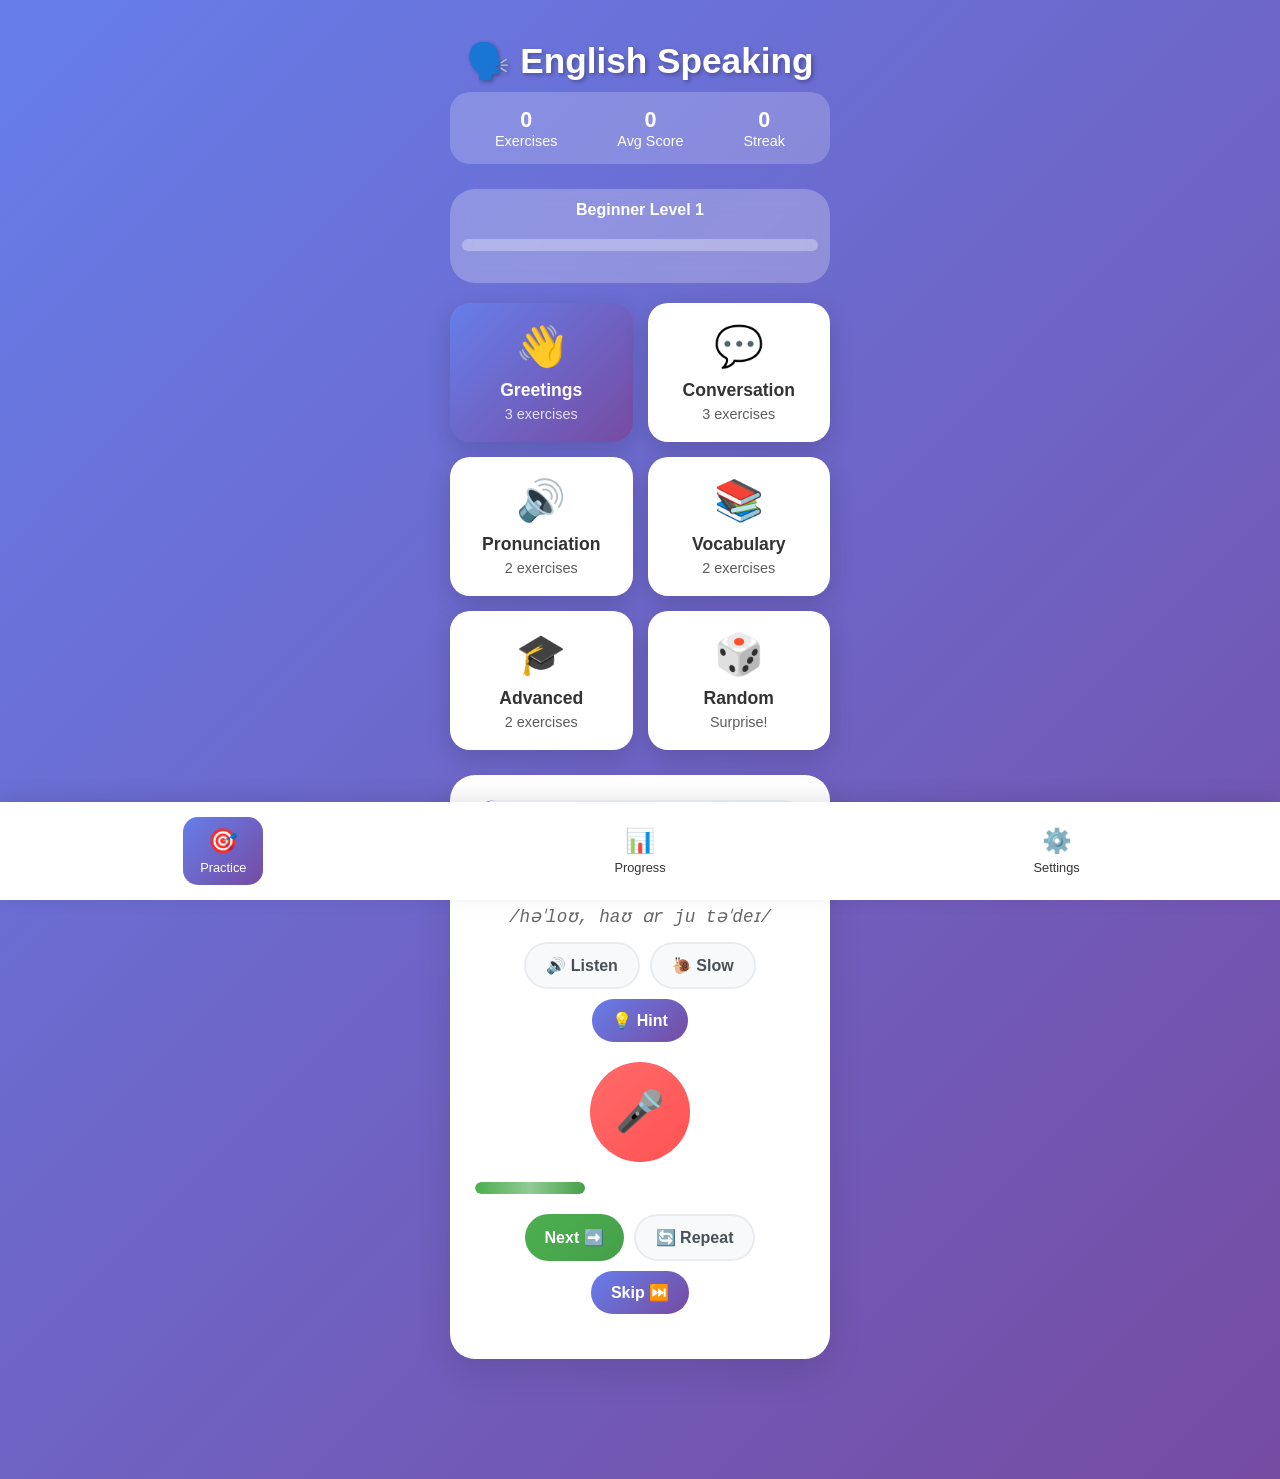
<file: index.html>
<!DOCTYPE html>
<html lang="en">
<head>
    <meta charset="UTF-8">
    <meta name="viewport" content="width=device-width, initial-scale=1.0, user-scalable=no">
    <meta name="apple-mobile-web-app-capable" content="yes">
    <meta name="apple-mobile-web-app-status-bar-style" content="black-translucent">
    <meta name="apple-mobile-web-app-title" content="English Practice">
    <title>Interactive English Speaking App</title>
    <style>
        * {
            margin: 0;
            padding: 0;
            box-sizing: border-box;
            -webkit-user-select: none;
            -webkit-touch-callout: none;
            -webkit-tap-highlight-color: transparent;
        }
        
        body {
            font-family: -apple-system, BlinkMacSystemFont, 'Segoe UI', Roboto, sans-serif;
            background: linear-gradient(135deg, #667eea 0%, #764ba2 100%);
            min-height: 100vh;
            color: #333;
            overflow-x: hidden;
            position: relative;
        }
        
        .container {
            max-width: 420px;
            margin: 0 auto;
            padding: 20px;
            min-height: 100vh;
            padding-bottom: 100px;
        }
        
        .header {
            text-align: center;
            margin-bottom: 25px;
            color: white;
            padding-top: 20px;
        }
        
        .header h1 {
            font-size: 2.2em;
            margin-bottom: 10px;
            text-shadow: 2px 2px 4px rgba(0,0,0,0.3);
        }
        
        .user-stats {
            display: flex;
            justify-content: space-around;
            background: rgba(255,255,255,0.2);
            padding: 15px;
            border-radius: 20px;
            margin-bottom: 20px;
            color: white;
            font-size: 0.9em;
        }
        
        .stat-item {
            text-align: center;
        }
        
        .stat-number {
            font-size: 1.5em;
            font-weight: bold;
        }
        
        .level-indicator {
            background: rgba(255,255,255,0.25);
            padding: 12px;
            border-radius: 25px;
            margin-bottom: 20px;
            text-align: center;
            color: white;
            font-weight: bold;
            backdrop-filter: blur(10px);
        }
        
        .exercise-grid {
            display: grid;
            grid-template-columns: repeat(2, 1fr);
            gap: 15px;
            margin-bottom: 25px;
        }
        
        .exercise-card {
            background: white;
            border-radius: 20px;
            padding: 20px;
            text-align: center;
            cursor: pointer;
            transition: all 0.3s ease;
            box-shadow: 0 8px 25px rgba(0,0,0,0.15);
            position: relative;
            overflow: hidden;
        }
        
        .exercise-card:hover {
            transform: translateY(-5px);
            box-shadow: 0 15px 35px rgba(0,0,0,0.2);
        }
        
        .exercise-card.active {
            background: linear-gradient(135deg, #667eea, #764ba2);
            color: white;
        }
        
        .exercise-card::before {
            content: '';
            position: absolute;
            top: -50%;
            left: -50%;
            width: 200%;
            height: 200%;
            background: linear-gradient(45deg, transparent, rgba(255,255,255,0.1), transparent);
            transform: rotate(45deg);
            transition: all 0.5s;
            opacity: 0;
        }
        
        .exercise-card:hover::before {
            animation: shimmer 0.8s ease-in-out;
        }
        
        @keyframes shimmer {
            0% { transform: translateX(-100%) translateY(-100%) rotate(45deg); opacity: 0; }
            50% { opacity: 1; }
            100% { transform: translateX(100%) translateY(100%) rotate(45deg); opacity: 0; }
        }
        
        .exercise-icon {
            font-size: 2.5em;
            margin-bottom: 10px;
            display: block;
        }
        
        .exercise-title {
            font-weight: bold;
            font-size: 1.1em;
        }
        
        .exercise-count {
            font-size: 0.9em;
            opacity: 0.8;
            margin-top: 5px;
        }
        
        .practice-section {
            background: white;
            border-radius: 25px;
            padding: 25px;
            margin-bottom: 20px;
            box-shadow: 0 15px 35px rgba(0,0,0,0.1);
            display: none;
        }
        
        .practice-section.active {
            display: block;
            animation: slideIn 0.5s ease-out;
        }
        
        @keyframes slideIn {
            from { opacity: 0; transform: translateY(20px); }
            to { opacity: 1; transform: translateY(0); }
        }
        
        .phrase-display {
            font-size: 1.4em;
            text-align: center;
            padding: 25px;
            background: linear-gradient(135deg, #f8f9ff, #e8f4f8);
            border-radius: 20px;
            margin-bottom: 20px;
            border-left: 5px solid #667eea;
            line-height: 1.6;
        }
        
        .pronunciation-guide {
            font-size: 1.1em;
            color: #666;
            text-align: center;
            margin-bottom: 15px;
            font-style: italic;
            font-family: 'Courier New', monospace;
        }
        
        .tips-section {
            background: #fff3cd;
            border: 1px solid #ffeaa7;
            border-radius: 15px;
            padding: 15px;
            margin-bottom: 20px;
            font-size: 0.9em;
        }
        
        .tips-section::before {
            content: '💡 ';
            font-weight: bold;
        }
        
        .control-buttons {
            display: flex;
            gap: 10px;
            justify-content: center;
            margin-bottom: 20px;
            flex-wrap: wrap;
        }
        
        .btn {
            padding: 12px 20px;
            border: none;
            border-radius: 25px;
            font-size: 1em;
            cursor: pointer;
            transition: all 0.3s ease;
            font-weight: 600;
            position: relative;
            overflow: hidden;
        }
        
        .btn::before {
            content: '';
            position: absolute;
            top: 50%;
            left: 50%;
            width: 0;
            height: 0;
            background: rgba(255,255,255,0.3);
            border-radius: 50%;
            transform: translate(-50%, -50%);
            transition: all 0.3s ease;
        }
        
        .btn:active::before {
            width: 300px;
            height: 300px;
        }
        
        .btn-primary {
            background: linear-gradient(135deg, #667eea, #764ba2);
            color: white;
        }
        
        .btn-secondary {
            background: #f8f9fa;
            color: #495057;
            border: 2px solid #e9ecef;
        }
        
        .btn-success {
            background: linear-gradient(135deg, #4CAF50, #45a049);
            color: white;
        }
        
        .btn-danger {
            background: linear-gradient(135deg, #ff6b6b, #ff5252);
            color: white;
        }
        
        .record-button {
            width: 100px;
            height: 100px;
            border-radius: 50%;
            margin: 20px auto;
            display: flex;
            align-items: center;
            justify-content: center;
            font-size: 2.5em;
            position: relative;
        }
        
        .record-button.recording {
            animation: pulse 1.5s infinite;
        }
        
        @keyframes pulse {
            0% { transform: scale(1); box-shadow: 0 0 0 0 rgba(255, 68, 68, 0.7); }
            70% { transform: scale(1.05); box-shadow: 0 0 0 20px rgba(255, 68, 68, 0); }
            100% { transform: scale(1); box-shadow: 0 0 0 0 rgba(255, 68, 68, 0); }
        }
        
        .wave-animation {
            display: flex;
            justify-content: center;
            align-items: center;
            height: 60px;
            margin: 20px 0;
        }
        
        .wave-bar {
            width: 6px;
            height: 20px;
            background: linear-gradient(135deg, #667eea, #764ba2);
            margin: 0 3px;
            border-radius: 3px;
            animation: wave 1.2s infinite ease-in-out;
        }
        
        .wave-bar:nth-child(1) { animation-delay: 0s; }
        .wave-bar:nth-child(2) { animation-delay: 0.1s; }
        .wave-bar:nth-child(3) { animation-delay: 0.2s; }
        .wave-bar:nth-child(4) { animation-delay: 0.3s; }
        .wave-bar:nth-child(5) { animation-delay: 0.4s; }
        .wave-bar:nth-child(6) { animation-delay: 0.5s; }
        .wave-bar:nth-child(7) { animation-delay: 0.6s; }
        
        @keyframes wave {
            0%, 40%, 100% { transform: scaleY(0.4); }
            20% { transform: scaleY(1); }
        }
        
        .feedback {
            text-align: center;
            padding: 20px;
            margin: 20px 0;
            border-radius: 15px;
            font-weight: 600;
            font-size: 1.1em;
            position: relative;
            overflow: hidden;
        }
        
        .feedback::before {
            content: '';
            position: absolute;
            top: -50%;
            left: -50%;
            width: 200%;
            height: 200%;
            background: linear-gradient(45deg, transparent, rgba(255,255,255,0.1), transparent);
            transform: rotate(45deg);
            animation: shimmer 2s infinite;
        }
        
        .feedback.success {
            background: linear-gradient(135deg, #d4edda, #c3e6cb);
            color: #155724;
            border: 2px solid #b8daff;
        }
        
        .feedback.error {
            background: linear-gradient(135deg, #f8d7da, #f5c6cb);
            color: #721c24;
            border: 2px solid #f5c6cb;
        }
        
        .feedback.info {
            background: linear-gradient(135deg, #cce7ff, #99d6ff);
            color: #0066cc;
            border: 2px solid #66b3ff;
        }
        
        .progress-container {
            margin: 20px 0;
        }
        
        .progress-bar {
            width: 100%;
            height: 12px;
            background: rgba(255,255,255,0.3);
            border-radius: 6px;
            overflow: hidden;
            position: relative;
        }
        
        .progress-fill {
            height: 100%;
            background: linear-gradient(90deg, #4CAF50, #45a049);
            border-radius: 6px;
            transition: width 0.8s ease;
            position: relative;
        }
        
        .progress-fill::before {
            content: '';
            position: absolute;
            top: 0;
            left: 0;
            right: 0;
            bottom: 0;
            background: linear-gradient(90deg, transparent, rgba(255,255,255,0.4), transparent);
            animation: shimmer 2s infinite;
        }
        
        .score-display {
            text-align: center;
            color: white;
            font-size: 1.3em;
            margin: 15px 0;
            font-weight: bold;
        }
        
        .hidden {
            display: none;
        }
        
        .achievement-popup {
            position: fixed;
            top: 50%;
            left: 50%;
            transform: translate(-50%, -50%);
            background: white;
            padding: 30px;
            border-radius: 20px;
            text-align: center;
            box-shadow: 0 20px 40px rgba(0,0,0,0.3);
            z-index: 1000;
            max-width: 300px;
            animation: popIn 0.5s ease-out;
        }
        
        @keyframes popIn {
            from { transform: translate(-50%, -50%) scale(0.8); opacity: 0; }
            to { transform: translate(-50%, -50%) scale(1); opacity: 1; }
        }
        
        .achievement-icon {
            font-size: 4em;
            margin-bottom: 15px;
        }
        
        .overlay {
            position: fixed;
            top: 0;
            left: 0;
            right: 0;
            bottom: 0;
            background: rgba(0,0,0,0.5);
            z-index: 999;
        }
        
        .bottom-nav {
            position: fixed;
            bottom: 0;
            left: 0;
            right: 0;
            background: white;
            padding: 15px;
            box-shadow: 0 -5px 20px rgba(0,0,0,0.1);
            display: flex;
            justify-content: space-around;
        }
        
        .nav-item {
            text-align: center;
            cursor: pointer;
            padding: 10px;
            border-radius: 15px;
            transition: all 0.3s ease;
            flex: 1;
            max-width: 80px;
        }
        
        .nav-item:hover {
            background: #f8f9fa;
        }
        
        .nav-item.active {
            background: linear-gradient(135deg, #667eea, #764ba2);
            color: white;
        }
        
        .nav-icon {
            font-size: 1.5em;
            margin-bottom: 5px;
        }
        
        .nav-label {
            font-size: 0.8em;
            font-weight: 500;
        }
        
        @media (max-width: 480px) {
            .container {
                padding: 15px;
            }
            
            .exercise-grid {
                grid-template-columns: 1fr;
            }
            
            .phrase-display {
                font-size: 1.2em;
                padding: 20px;
            }
            
            .control-buttons {
                flex-direction: column;
                align-items: center;
            }
            
            .btn {
                width: 100%;
                max-width: 200px;
            }
        }
    </style>
</head>
<body>
    <div class="container">
        <div class="header">
            <h1>🗣️ English Speaking</h1>
            <div class="user-stats">
                <div class="stat-item">
                    <div class="stat-number" id="totalExercises">0</div>
                    <div>Exercises</div>
                </div>
                <div class="stat-item">
                    <div class="stat-number" id="avgScore">0</div>
                    <div>Avg Score</div>
                </div>
                <div class="stat-item">
                    <div class="stat-number" id="streak">0</div>
                    <div>Streak</div>
                </div>
            </div>
        </div>
        
        <div class="level-indicator">
            <span id="currentLevel">Beginner Level</span>
            <div class="progress-container">
                <div class="progress-bar">
                    <div class="progress-fill" id="levelProgress" style="width: 0%"></div>
                </div>
            </div>
        </div>
        
        <div class="exercise-grid">
            <div class="exercise-card active" data-category="greetings">
                <span class="exercise-icon">👋</span>
                <div class="exercise-title">Greetings</div>
                <div class="exercise-count">3 exercises</div>
            </div>
            <div class="exercise-card" data-category="conversation">
                <span class="exercise-icon">💬</span>
                <div class="exercise-title">Conversation</div>
                <div class="exercise-count">3 exercises</div>
            </div>
            <div class="exercise-card" data-category="pronunciation">
                <span class="exercise-icon">🔊</span>
                <div class="exercise-title">Pronunciation</div>
                <div class="exercise-count">2 exercises</div>
            </div>
            <div class="exercise-card" data-category="vocabulary">
                <span class="exercise-icon">📚</span>
                <div class="exercise-title">Vocabulary</div>
                <div class="exercise-count">2 exercises</div>
            </div>
            <div class="exercise-card" data-category="advanced">
                <span class="exercise-icon">🎓</span>
                <div class="exercise-title">Advanced</div>
                <div class="exercise-count">2 exercises</div>
            </div>
            <div class="exercise-card" data-category="random">
                <span class="exercise-icon">🎲</span>
                <div class="exercise-title">Random</div>
                <div class="exercise-count">Surprise!</div>
            </div>
        </div>
        
        <div class="practice-section active" id="practiceSection">
            <div class="phrase-display" id="phraseDisplay">
                Select an exercise category to start practicing!
            </div>
            
            <div class="pronunciation-guide" id="pronunciationGuide"></div>
            
            <div class="tips-section" id="tipsSection" style="display: none;">
                <span id="tipsContent"></span>
            </div>
            
            <div class="control-buttons">
                <button class="btn btn-secondary" id="listenBtn">🔊 Listen</button>
                <button class="btn btn-secondary" id="slowBtn">🐌 Slow</button>
                <button class="btn btn-primary" id="hintBtn">💡 Hint</button>
            </div>
            
            <button class="btn btn-danger record-button" id="recordBtn">🎤</button>
            
            <div class="wave-animation hidden" id="waveAnimation">
                <div class="wave-bar"></div>
                <div class="wave-bar"></div>
                <div class="wave-bar"></div>
                <div class="wave-bar"></div>
                <div class="wave-bar"></div>
                <div class="wave-bar"></div>
                <div class="wave-bar"></div>
            </div>
            
            <div class="feedback hidden" id="feedback"></div>
            
            <div class="progress-container">
                <div class="progress-bar">
                    <div class="progress-fill" id="exerciseProgress" style="width: 0%"></div>
                </div>
            </div>
            
            <div class="control-buttons">
                <button class="btn btn-success" id="nextBtn">Next ➡️</button>
                <button class="btn btn-secondary" id="repeatBtn">🔄 Repeat</button>
                <button class="btn btn-primary" id="skipBtn">Skip ⏭️</button>
            </div>
        </div>
    </div>
    
    <div class="bottom-nav">
        <div class="nav-item active" data-tab="practice">
            <div class="nav-icon">🎯</div>
            <div class="nav-label">Practice</div>
        </div>
        <div class="nav-item" data-tab="progress">
            <div class="nav-icon">📊</div>
            <div class="nav-label">Progress</div>
        </div>
        <div class="nav-item" data-tab="settings">
            <div class="nav-icon">⚙️</div>
            <div class="nav-label">Settings</div>
        </div>
    </div>

    <script>
        // Exercise data
        const exercises = {
            greetings: [
                {
                    phrase: "Hello, how are you today?",
                    pronunciation: "/həˈloʊ, haʊ ɑr ju təˈdeɪ/",
                    tip: "Remember to stress 'how' and 'to-day'. The 'o' in 'how' should be pronounced like 'ow' in 'cow'."
                },
                {
                    phrase: "Good morning! Nice to meet you.",
                    pronunciation: "/ɡʊd ˈmɔrnɪŋ! naɪs tu mit ju/",
                    tip: "The 'oo' in 'good' is short, like in 'book'. 'Morning' has stress on the first syllable."
                },
                {
                    phrase: "Have a wonderful day!",
                    pronunciation: "/hæv ə ˈwʌndərfəl deɪ/",
                    tip: "The 'a' in 'have' sounds like the 'a' in 'cat'. 'Wonderful' has stress on the first syllable."
                }
            ],
            conversation: [
                {
                    phrase: "What do you do for work?",
                    pronunciation: "/wʌt du ju du fɔr wɜrk/",
                    tip: "The first 'do' is stressed. The 'or' in 'work' sounds like 'er'."
                },
                {
                    phrase: "I love spending time with my family.",
                    pronunciation: "/aɪ lʌv ˈspɛndɪŋ taɪm wɪð maɪ ˈfæməli/",
                    tip: "Connect 'spending time' smoothly. The 'th' in 'with' should be soft."
                },
                {
                    phrase: "Could you please help me?",
                    pronunciation: "/kʊd ju pliz hɛlp mi/",
                    tip: "The 'ou' in 'could' sounds like 'oo' in 'book'. 'Please' rhymes with 'cheese'."
                }
            ],
            pronunciation: [
                {
                    phrase: "The weather is wonderful today.",
                    pronunciation: "/ðə ˈwɛðər ɪz ˈwʌndərfəl təˈdeɪ/",
                    tip: "Focus on the 'th' sounds in 'the' and 'weather'. The first 'th' is soft, the second is voiced."
                },
                {
                    phrase: "She sells seashells by the seashore.",
                    pronunciation: "/ʃi sɛlz ˈsiʃɛlz baɪ ðə ˈsiʃɔr/",
                    tip: "This is a classic tongue twister. Focus on the 's' and 'sh' sounds - they're different!"
                }
            ],
            vocabulary: [
                {
                    phrase: "The magnificent sunset painted the sky orange.",
                    pronunciation: "/ðə mæɡˈnɪfəsənt ˈsʌnsɛt ˈpeɪntəd ðə skaɪ ˈɔrəndʒ/",
                    tip: "Break down 'magnificent' into syllables: mag-NI-fi-cent. The stress is on the second syllable."
                },
                {
                    phrase: "Technology has revolutionized our daily lives.",
                    pronunciation: "/tɛkˈnɑlədʒi hæz ˌrɛvəˈluʃəˌnaɪzd aʊr ˈdeɪli laɪvz/",
                    tip: "Tech-NO-lo-gy has stress on the second syllable. Re-vo-lu-tion-ized is a long word - take your time."
                }
            ],
            advanced: [
                {
                    phrase: "Nevertheless, the unprecedented circumstances required immediate action.",
                    pronunciation: "/ˌnɛvərðəˈlɛs, ði ʌnˈprɛsəˌdɛntəd ˈsɜrkəmˌstænsəz rɪˈkwaɪrd ɪˈmidiət ˈækʃən/",
                    tip: "This sentence has many syllables. Practice each word separately first, then combine them smoothly."
                },
                {
                    phrase: "The philosophical implications of artificial intelligence are profound.",
                    pronunciation: "/ðə ˌfɪləˈsɑfɪkəl ˌɪmpləˈkeɪʃənz ʌv ˌɑrtəˈfɪʃəl ɪnˈtɛlədʒəns ɑr prəˈfaʊnd/",
                    tip: "Pay attention to the stress patterns in long words like 'philosophical' and 'implications'."
                }
            ]
        };

        // App state
        let currentCategory = 'greetings';
        let currentExercise = 0;
        let isRecording = false;
        let recognition = null;
        let synthesis = window.speechSynthesis;
        let userStats = {
            totalExercises: 0,
            avgScore: 0,
            streak: 0,
            level: 1,
            experience: 0
        };

        // DOM elements
        const practiceSection = document.getElementById('practiceSection');
        const phraseDisplay = document.getElementById('phraseDisplay');
        const pronunciationGuide = document.getElementById('pronunciationGuide');
        const tipsSection = document.getElementById('tipsSection');
        const tipsContent = document.getElementById('tipsContent');
        const listenBtn = document.getElementById('listenBtn');
        const slowBtn = document.getElementById('slowBtn');
        const hintBtn = document.getElementById('hintBtn');
        const recordBtn = document.getElementById('recordBtn');
        const waveAnimation = document.getElementById('waveAnimation');
        const feedback = document.getElementById('feedback');
        const nextBtn = document.getElementById('nextBtn');
        const repeatBtn = document.getElementById('repeatBtn');
        const skipBtn = document.getElementById('skipBtn');
        const exerciseProgress = document.getElementById('exerciseProgress');
        const levelProgress = document.getElementById('levelProgress');
        const currentLevel = document.getElementById('currentLevel');
        const totalExercises = document.getElementById('totalExercises');
        const avgScore = document.getElementById('avgScore');
        const streak = document.getElementById('streak');

        // Initialize app
        document.addEventListener('DOMContentLoaded', function() {
            initializeSpeechRecognition();
            loadUserStats();
            updateUI();
            attachEventListeners();
        });

        function initializeSpeechRecognition() {
            if ('webkitSpeechRecognition' in window) {
                recognition = new webkitSpeechRecognition();
                recognition.continuous = false;
                recognition.interimResults = false;
                recognition.lang = 'en-US';
                
                recognition.onstart = function() {
                    console.log('Speech recognition started');
                    isRecording = true;
                    recordBtn.classList.add('recording');
                    waveAnimation.classList.remove('hidden');
                    showFeedback('Listening...', 'info');
                };
                
                recognition.onend = function() {
                    console.log('Speech recognition ended');
                    isRecording = false;
                    recordBtn.classList.remove('recording');
                    waveAnimation.classList.add('hidden');
                };
                
                recognition.onresult = function(event) {
                    const transcript = event.results[0][0].transcript;
                    console.log('Recognized:', transcript);
                    evaluateSpeech(transcript);
                };
                
                recognition.onerror = function(event) {
                    console.error('Speech recognition error:', event.error);
                    showFeedback('Sorry, I couldn\'t hear you clearly. Please try again.', 'error');
                    isRecording = false;
                    recordBtn.classList.remove('recording');
                    waveAnimation.classList.add('hidden');
                };
            } else {
                console.log('Speech recognition not supported');
                showFeedback('Speech recognition is not supported in this browser.', 'error');
            }
        }

        function attachEventListeners() {
            // Exercise category selection
            document.querySelectorAll('.exercise-card').forEach(card => {
                card.addEventListener('click', function() {
                    const category = this.dataset.category;
                    selectCategory(category);
                });
            });

            // Control buttons
            listenBtn.addEventListener('click', playCurrentPhrase);
            slowBtn.addEventListener('click', playCurrentPhraseSlow);
            hintBtn.addEventListener('click', showHint);
            recordBtn.addEventListener('click', toggleRecording);
            nextBtn.addEventListener('click', nextExercise);
            repeatBtn.addEventListener('click', repeatExercise);
            skipBtn.addEventListener('click', skipExercise);

            // Bottom navigation
            document.querySelectorAll('.nav-item').forEach(item => {
                item.addEventListener('click', function() {
                    const tab = this.dataset.tab;
                    switchTab(tab);
                });
            });
        }

        function selectCategory(category) {
            currentCategory = category;
            currentExercise = 0;
            
            // Update active card
            document.querySelectorAll('.exercise-card').forEach(card => {
                card.classList.remove('active');
            });
            document.querySelector(`[data-category="${category}"]`).classList.add('active');
            
            // Handle random category
            if (category === 'random') {
                const categories = Object.keys(exercises);
                const randomCategory = categories[Math.floor(Math.random() * categories.length)];
                currentCategory = randomCategory;
                currentExercise = Math.floor(Math.random() * exercises[randomCategory].length);
            }
            
            updateExerciseDisplay();
            updateProgress();
        }

        function updateExerciseDisplay() {
            const exercise = exercises[currentCategory][currentExercise];
            phraseDisplay.textContent = exercise.phrase;
            pronunciationGuide.textContent = exercise.pronunciation;
            tipsContent.textContent = exercise.tip;
            tipsSection.style.display = 'none';
            feedback.classList.add('hidden');
        }

        function updateProgress() {
            const totalInCategory = exercises[currentCategory].length;
            const progress = ((currentExercise + 1) / totalInCategory) * 100;
            exerciseProgress.style.width = progress + '%';
        }

        function playCurrentPhrase() {
            const exercise = exercises[currentCategory][currentExercise];
            const utterance = new SpeechSynthesisUtterance(exercise.phrase);
            utterance.rate = 1.0;
            utterance.pitch = 1.0;
            utterance.volume = 1.0;
            synthesis.speak(utterance);
        }

        function playCurrentPhraseSlow() {
            const exercise = exercises[currentCategory][currentExercise];
            const utterance = new SpeechSynthesisUtterance(exercise.phrase);
            utterance.rate = 0.6;
            utterance.pitch = 1.0;
            utterance.volume = 1.0;
            synthesis.speak(utterance);
        }

        function showHint() {
            tipsSection.style.display = tipsSection.style.display === 'none' ? 'block' : 'none';
        }

        function toggleRecording() {
            if (!recognition) {
                showFeedback('Speech recognition is not supported in this browser.', 'error');
                return;
            }

            if (isRecording) {
                recognition.stop();
            } else {
                recognition.start();
            }
        }

        function evaluateSpeech(transcript) {
            const exercise = exercises[currentCategory][currentExercise];
            const similarity = calculateSimilarity(transcript.toLowerCase(), exercise.phrase.toLowerCase());
            
            let score = Math.round(similarity * 100);
            let feedbackMessage = '';
            let feedbackClass = '';
            
            if (score >= 80) {
                feedbackMessage = `Excellent! (${score}%) Great pronunciation!`;
                feedbackClass = 'success';
                userStats.streak++;
                userStats.experience += 10;
            } else if (score >= 60) {
                feedbackMessage = `Good job! (${score}%) Keep practicing!`;
                feedbackClass = 'info';
                userStats.streak++;
                userStats.experience += 5;
            } else {
                feedbackMessage = `Keep trying! (${score}%) You said: "${transcript}"`;
                feedbackClass = 'error';
                userStats.streak = 0;
                userStats.experience += 1;
            }
            
            showFeedback(feedbackMessage, feedbackClass);
            updateUserStats();
            saveUserStats();
        }

        function calculateSimilarity(str1, str2) {
            const words1 = str1.split(' ');
            const words2 = str2.split(' ');
            let matches = 0;
            
            for (let word1 of words1) {
                for (let word2 of words2) {
                    if (word1 === word2 || levenshteinDistance(word1, word2) <= 2) {
                        matches++;
                        break;
                    }
                }
            }
            
            return matches / Math.max(words1.length, words2.length);
        }

        function levenshteinDistance(str1, str2) {
            const matrix = [];
            for (let i = 0; i <= str2.length; i++) {
                matrix[i] = [i];
            }
            for (let j = 0; j <= str1.length; j++) {
                matrix[0][j] = j;
            }
            for (let i = 1; i <= str2.length; i++) {
                for (let j = 1; j <= str1.length; j++) {
                    if (str2.charAt(i - 1) === str1.charAt(j - 1)) {
                        matrix[i][j] = matrix[i - 1][j - 1];
                    } else {
                        matrix[i][j] = Math.min(
                            matrix[i - 1][j - 1] + 1,
                            matrix[i][j - 1] + 1,
                            matrix[i - 1][j] + 1
                        );
                    }
                }
            }
            return matrix[str2.length][str1.length];
        }

        function showFeedback(message, type) {
            feedback.textContent = message;
            feedback.className = `feedback ${type}`;
            feedback.classList.remove('hidden');
        }

        function nextExercise() {
            userStats.totalExercises++;
            
            if (currentExercise < exercises[currentCategory].length - 1) {
                currentExercise++;
            } else {
                currentExercise = 0;
                // Move to next category or loop back
                const categories = Object.keys(exercises);
                const currentIndex = categories.indexOf(currentCategory);
                const nextIndex = (currentIndex + 1) % categories.length;
                currentCategory = categories[nextIndex];
                
                // Update active card
                document.querySelectorAll('.exercise-card').forEach(card => {
                    card.classList.remove('active');
                });
                document.querySelector(`[data-category="${currentCategory}"]`).classList.add('active');
            }
            
            updateExerciseDisplay();
            updateProgress();
            updateUserStats();
            saveUserStats();
        }

        function repeatExercise() {
            updateExerciseDisplay();
            playCurrentPhrase();
        }

        function skipExercise() {
            nextExercise();
        }

        function updateUserStats() {
            // Update level based on experience
            const expPerLevel = 100;
            const newLevel = Math.floor(userStats.experience / expPerLevel) + 1;
            
            if (newLevel > userStats.level) {
                userStats.level = newLevel;
                showLevelUp();
            }
            
            // Update UI
            totalExercises.textContent = userStats.totalExercises;
            avgScore.textContent = userStats.avgScore;
            streak.textContent = userStats.streak;
            
            // Update level indicator
            const levelProgress = (userStats.experience % expPerLevel) / expPerLevel * 100;
            document.getElementById('levelProgress').style.width = levelProgress + '%';
            
            let levelName = 'Beginner';
            if (userStats.level >= 10) levelName = 'Expert';
            else if (userStats.level >= 5) levelName = 'Advanced';
            else if (userStats.level >= 3) levelName = 'Intermediate';
            
            currentLevel.textContent = `${levelName} Level ${userStats.level}`;
        }

        function showLevelUp() {
            const popup = document.createElement('div');
            popup.className = 'achievement-popup';
            popup.innerHTML = `
                <div class="achievement-icon">🎉</div>
                <h3>Level Up!</h3>
                <p>You've reached Level ${userStats.level}!</p>
                <button class="btn btn-primary" onclick="this.parentElement.remove()">Continue</button>
            `;
            
            const overlay = document.createElement('div');
            overlay.className = 'overlay';
            overlay.onclick = () => {
                popup.remove();
                overlay.remove();
            };
            
            document.body.appendChild(overlay);
            document.body.appendChild(popup);
            
            setTimeout(() => {
                popup.remove();
                overlay.remove();
            }, 3000);
        }

        function loadUserStats() {
            const saved = localStorage.getItem('englishAppStats');
            if (saved) {
                userStats = JSON.parse(saved);
            }
        }

        function saveUserStats() {
            localStorage.setItem('englishAppStats', JSON.stringify(userStats));
        }

        function switchTab(tab) {
            // Update active nav item
            document.querySelectorAll('.nav-item').forEach(item => {
                item.classList.remove('active');
            });
            document.querySelector(`[data-tab="${tab}"]`).classList.add('active');
            
            // Simple tab switching for demo
            if (tab === 'progress') {
                showFeedback('Progress tracking feature coming soon!', 'info');
            } else if (tab === 'settings') {
                showFeedback('Settings feature coming soon!', 'info');
            }
        }

        function updateUI() {
            updateExerciseDisplay();
            updateProgress();
            updateUserStats();
        }

        // Auto-play first phrase when page loads
        setTimeout(() => {
            if (exercises[currentCategory] && exercises[currentCategory].length > 0) {
                playCurrentPhrase();
            }
        }, 1000);
    </script>
</body>
</html>
</file>
